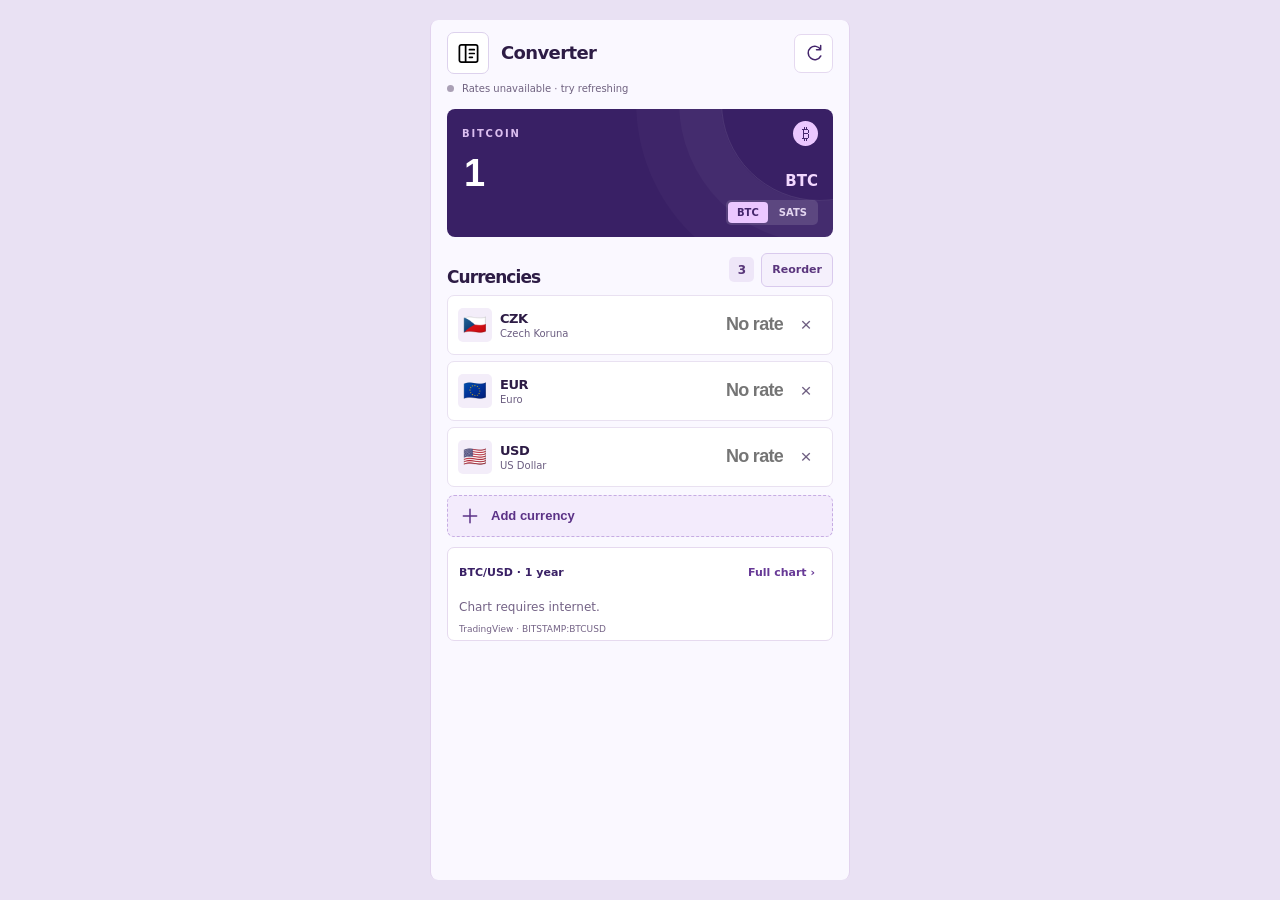
<file: index.html>
<!doctype html>
<html lang="cs">
<head>
  <meta charset="utf-8">
  <meta name="viewport" content="width=device-width, initial-scale=1, viewport-fit=cover">
  <meta name="theme-color" content="#392065">
  <meta name="apple-mobile-web-app-capable" content="yes">
  <meta name="apple-mobile-web-app-status-bar-style" content="default">
  <meta name="apple-mobile-web-app-title" content="VexlCalc">
  <meta name="description" content="Nezávislá kalkulačka pro osobní směnu BTC a cestovní převod měn.">
  <link rel="manifest" href="./manifest.json">
  <link rel="icon" href="./icon.svg" type="image/svg+xml">
  <link rel="apple-touch-icon" href="./icon-192.png">
  <link rel="stylesheet" href="./style.css">
  <title>VexlCalc · BTC peníze a měny</title>
</head>
<body>
  <svg class="icon-sprite" xmlns="http://www.w3.org/2000/svg" aria-hidden="true" focusable="false">
    <symbol id="icon-menu" viewBox="0 0 24 24"><rect x="2.5" y="3" width="19" height="18" rx="2"/><path d="M9 3v18m4-13h5m-5 4h5m-5 4h3"/></symbol>
    <symbol id="icon-refresh" viewBox="0 0 24 24"><path d="M20 8a8 8 0 1 0 .2 7.5M20 3v5h-5"/></symbol>
    <symbol id="icon-convert" viewBox="0 0 24 24"><rect x="5" y="2" width="14" height="20" rx="2"/><path d="M8 7h8M8 12h2m4 0h2m-8 5h2m4 0h2"/></symbol>
    <symbol id="icon-trade" viewBox="0 0 24 24"><circle cx="12" cy="12" r="3"/><path d="M2 12h6m-3-3-3 3 3 3m17-3h-6m3-3 3 3-3 3"/></symbol>
    <symbol id="icon-travel" viewBox="0 0 24 24"><rect x="2" y="4" width="16" height="12" rx="2"/><circle cx="10" cy="10" r="2"/><path d="M6 20h14a2 2 0 0 0 2-2V9m-3-2 3 2-3 2"/></symbol>
    <symbol id="icon-chart" viewBox="0 0 24 24"><path d="M3 3v18h18M6 16l4-5 3 2 6-7m-4 0h4v4"/></symbol>
    <symbol id="icon-settings" viewBox="0 0 24 24"><path d="M3 6h6m4 0h8M3 12h11m4 0h3M3 18h4m4 0h10"/><circle cx="11" cy="6" r="2"/><circle cx="16" cy="12" r="2"/><circle cx="9" cy="18" r="2"/></symbol>
    <symbol id="icon-install" viewBox="0 0 24 24"><rect x="5" y="2" width="14" height="20" rx="2"/><path d="M12 6v9m-3-3 3 3 3-3m-5 4h4"/></symbol>
    <symbol id="icon-code" viewBox="0 0 24 24"><path d="m8 6-6 6 6 6m8-12 6 6-6 6m-3-14-2 16"/></symbol>
    <symbol id="icon-heart" viewBox="0 0 24 24"><path d="M12 21 3.7 12.7A5 5 0 0 1 11 5.8L12 7l1-1.2a5 5 0 0 1 7.3 6.9z"/></symbol>
    <symbol id="icon-chevron" viewBox="0 0 24 24"><path d="m9 5 7 7-7 7"/></symbol>
    <symbol id="icon-swap" viewBox="0 0 24 24"><path d="M3 7h17m-4-4 4 4-4 4M21 17H4m4-4-4 4 4 4"/></symbol>
    <symbol id="icon-plus" viewBox="0 0 24 24"><path d="M12 4v16M4 12h16"/></symbol>
  </svg>
  <div class="app-shell">
    <main class="app" id="app">
      <header class="app-header">
        <button id="menu-toggle" class="menu-toggle" type="button" aria-label="Otevřít nabídku" aria-controls="app-menu" aria-haspopup="dialog" data-i18n-aria-label="openMenu"><svg class="icon" aria-hidden="true"><use href="#icon-menu"/></svg></button>
        <h1 id="screen-title">Převodník</h1>
        <button id="refresh" class="icon-button refresh-button" type="button" title="Aktualizovat kurzy" aria-label="Aktualizovat kurzy">
          <svg class="icon" aria-hidden="true"><use href="#icon-refresh"/></svg>
        </button>
      </header>

      <div class="status-line" id="rates-status" role="status" aria-live="polite"><span class="status-dot" id="status-dot"></span><span id="status-text" data-i18n="loading">Načítám kurzy…</span></div>

      <div id="convert-pane" class="screen-pane" role="region" aria-labelledby="screen-title">
      <section class="bitcoin-card" aria-labelledby="bitcoin-label">
        <div class="card-top"><span class="card-kicker" id="bitcoin-label">BITCOIN</span><span class="bitcoin-emblem" aria-hidden="true">₿</span></div>
        <div class="bitcoin-input-wrap"><input id="btc-input" class="bitcoin-input" type="text" inputmode="decimal" autocomplete="off" spellcheck="false" value="1" aria-label="Částka v bitcoinu nebo satoshi" data-i18n-aria-label="bitcoinInput"><span id="btc-unit" class="input-unit">BTC</span></div>
        <div class="card-bottom"><div class="unit-switch" role="group" aria-label="Jednotka bitcoinu" data-i18n-aria-label="bitcoinUnit"><button type="button" id="unit-btc" class="selected" aria-pressed="true">BTC</button><button type="button" id="unit-sats" aria-pressed="false">SATS</button></div></div>
      </section>

      <section class="currencies" aria-labelledby="currencies-heading">
        <div class="section-heading"><h2 id="currencies-heading" data-i18n="myCurrencies">Měny</h2><div class="currency-actions"><span id="currency-count" class="count-badge">0</span><button type="button" id="sort-currencies" class="sort-toggle" aria-pressed="false">Seřadit</button></div></div>
        <p id="sort-hint" class="sort-hint" data-i18n="sortHint" hidden>Pořadí změníte šipkami. Ukládá se automaticky.</p>
        <div id="currency-list" class="currency-list"></div>
        <button type="button" id="add-currency" class="add-button"><svg class="icon" aria-hidden="true"><use href="#icon-plus"/></svg><span data-i18n="addCurrency">Přidat měnu</span></button>
      </section>

      <section class="chart-preview" id="chart-preview" aria-label="Graf bitcoinu" data-i18n-aria-label="chartTitle">
        <div class="chart-preview-top"><span id="chart-period">BTC/USD · 1 rok</span><button id="open-chart" type="button" data-i18n="openChart">Celý graf ›</button></div>
        <div id="mini-chart" class="chart-embed tradingview-widget-container"><div class="tradingview-widget-container__widget"></div></div>
        <p id="mini-chart-fallback" class="chart-fallback" data-i18n="chartOffline" hidden>Graf je dostupný online.</p>
        <a class="chart-credit" href="https://www.tradingview.com/symbols/BTCUSD/?exchange=BITSTAMP" target="_blank" rel="noopener nofollow noreferrer">TradingView · BITSTAMP:BTCUSD</a>
      </section>

      </div>

      <div id="travel-pane" class="screen-pane" role="region" aria-labelledby="screen-title" hidden>
      <section class="travel-card" aria-labelledby="travel-heading">
        <h2 id="travel-heading" class="sr-only" data-i18n="travelHeading">Měna za měnu</h2>
        <label class="field-label" for="travel-amount" data-i18n="travelAmount">Kolik převést</label>
        <input id="travel-amount" class="field-input" type="text" inputmode="decimal" autocomplete="off" value="100">
        <div class="travel-pair"><label class="field-label" for="travel-from"><span data-i18n="fromCurrency">Z měny</span><select id="travel-from" class="field-select"></select></label><button type="button" id="travel-swap" class="swap-button" aria-label="Prohodit měny" data-i18n-aria-label="swapCurrencies"><svg class="icon" aria-hidden="true"><use href="#icon-swap"/></svg></button><label class="field-label" for="travel-to"><span data-i18n="toCurrency">Do měny</span><select id="travel-to" class="field-select"></select></label></div>
        <div class="travel-result" role="status" aria-live="polite"><span data-i18n="travelReference">Podle kurzu z internetu dostanu</span><strong id="travel-value">—</strong><small id="travel-rate"></small></div>
        <div class="travel-offer">
          <label class="field-label" for="travel-offer-basis"><span data-i18n="exchangeRate">Kurz směnárny</span><select id="travel-offer-basis" class="field-select"><option value="from"></option><option value="to"></option></select></label>
          <div class="travel-offer-fields"><label class="field-label" for="travel-offer-rate"><span id="travel-offer-rate-label" data-i18n="exchangeRateValue">Nabízený kurz</span><input id="travel-offer-rate" class="field-input" type="text" inputmode="decimal" autocomplete="off" placeholder="0"></label><label class="field-label" for="travel-fee"><span id="travel-fee-label" data-i18n="exchangeFee">Poplatek</span><input id="travel-fee" class="field-input" type="text" inputmode="decimal" autocomplete="off" placeholder="0"></label></div>
          <div id="travel-comparison" class="travel-comparison" role="status" aria-live="polite" hidden><span data-i18n="exchangeReceived">Ve směnárně dostanu</span><strong id="travel-offer-value"></strong><div class="travel-difference"><b id="travel-difference"></b><small id="travel-percent"></small></div><small id="travel-source-equivalent"></small></div>
          <p id="travel-offer-error" class="travel-offer-error" role="status" aria-live="polite" hidden></p>
        </div>
      </section>
      </div>

      <div id="trade-pane" class="screen-pane" role="region" aria-labelledby="screen-title" hidden>
        <div class="trade-side" role="group" aria-label="Směr obchodu" data-i18n-aria-label="tradeSideLabel"><button type="button" id="dealer-sell" class="selected" aria-pressed="true" data-i18n="dealerSell">Prodávám BTC</button><button type="button" id="dealer-buy" aria-pressed="false" data-i18n="dealerBuy">Nakupuji BTC</button></div>
        <div class="trade-settings">
          <label class="field-label" for="dealer-currency"><span data-i18n="tradeCurrency">Měna obchodu</span><select id="dealer-currency" class="field-select"></select></label>
          <div class="market-tools" id="market-tools"><label class="field-label" for="market-source"><span data-i18n="marketSource">Referenční cena</span><select id="market-source" class="field-select"><option value="live" data-i18n="marketAutomatic">Automatický kurz</option><option value="manual" data-i18n="marketManual">Zadám vlastní cenu</option></select></label><label class="field-label" id="manual-market-wrap" for="manual-market" hidden><span data-i18n="manualMarketLabel">Cena 1 BTC ve zvolené měně</span><input id="manual-market" class="field-input" type="text" inputmode="decimal" autocomplete="off"></label></div>
          <p id="market-source-hint" class="helper-text"></p>
          <div class="margin-control"><label class="margin-label" for="margin-percent" data-i18n="marginLabel">Úprava referenční ceny</label><div class="percent-wrap"><input id="margin-percent" type="text" inputmode="decimal" autocomplete="off" value="2" aria-describedby="margin-preview"><b>%</b></div><p id="margin-preview" class="margin-preview" aria-live="polite"></p></div>
          <div class="amount-tools"><label class="field-label" for="dealer-amount-kind"><span data-i18n="iEnter">Zadávám</span><select id="dealer-amount-kind" class="field-select"><option value="fiat" data-i18n="fiatAmount">Částku v měně</option><option value="bitcoin" data-i18n="bitcoinAmount">Množství BTC</option></select></label><label class="field-label" for="dealer-unit"><span data-i18n="bitcoinUnit">Jednotka bitcoinu</span><select id="dealer-unit" class="field-select"><option value="BTC">BTC</option><option value="SATS">SATS</option></select></label></div>
          <label class="field-label" for="dealer-amount" data-i18n="tradeAmount">Částka pro nabídku</label><input id="dealer-amount" class="field-input trade-amount" type="text" inputmode="decimal" autocomplete="off" value="10000">
        </div>
        <section class="offer-card" aria-labelledby="offer-heading" aria-live="polite"><h2 id="offer-heading" class="sr-only" data-i18n="offerHeading">Výsledek směny</h2><div class="offer-primary"><span id="offer-fiat-label"></span><strong id="offer-fiat">—</strong></div><div class="offer-primary"><span id="offer-btc-label"></span><strong id="offer-btc">—</strong></div><div class="offer-detail"><span id="offer-market-label">Tržní cena 1 BTC</span><span id="offer-market">—</span></div><div class="offer-detail"><span data-i18n="yourPrice">Vaše cena 1 BTC</span><span id="offer-price">—</span></div><div class="offer-detail"><span id="offer-difference-label">Rozdíl proti trhu</span><span id="offer-difference">—</span></div><div class="trade-actions"><button id="trade-share" type="button" data-i18n="shareTradeAction" disabled hidden>Sdílet nabídku</button><button id="trade-copy" type="button" data-i18n="copyTradeAction" disabled>Kopírovat</button></div></section>
        <p id="trade-share-status" class="trade-share-status" role="status" aria-live="polite"></p>
        <p id="trade-validation" class="trade-validation" role="status" aria-live="polite"></p>
        <p class="helper-text trade-note" data-i18n="tradeNotice">Poplatky nejsou zahrnuty; BTC se zaokrouhluje na celé satoshi.</p>
      </div>

      <div id="chart-pane" class="screen-pane chart-pane" role="region" aria-labelledby="screen-title" hidden>
        <div id="large-chart" class="large-chart tradingview-widget-container"><div class="tradingview-widget-container__widget"></div></div>
        <p id="large-chart-fallback" class="chart-fallback" data-i18n="chartOffline" hidden>Graf vyžaduje internet.</p>
        <a class="chart-credit" href="https://www.tradingview.com/symbols/BTCUSD/?exchange=BITSTAMP" target="_blank" rel="noopener nofollow noreferrer" data-i18n="chartOnTradingView">Otevřít na TradingView ↗</a>
      </div>

      <div id="settings-pane" class="screen-pane" role="region" aria-labelledby="screen-title" hidden>
        <section class="settings-card" aria-label="Zobrazení částek" data-i18n-aria-label="fiatSettings">
          <label class="field-label" for="fiat-precision"><span data-i18n="fiatPrecisionLabel">Desetinná místa v Převodníku</span><select id="fiat-precision" class="field-select"><option value="auto" data-i18n="fiatPrecisionAuto">Automaticky (doporučeno)</option><option value="0" data-i18n="fiatPrecisionZero">Celé částky</option><option value="2" data-i18n="fiatPrecisionTwo">Nejvýše 2 desetinná místa</option><option value="4" data-i18n="fiatPrecisionFour">Nejvýše 4 desetinná místa</option></select></label>
          <p class="settings-hint" data-i18n="fiatPrecisionHint">Automaticky: CZK od 100 zaokrouhlit, jiné měny podle jejich jednotek. Velmi malé částky zůstanou viditelné. Čárka odděluje desetiny, mezera tisíce. Výpočet se nemění.</p>
        </section>
        <section class="settings-card sources-card" aria-label="Zdroje kurzů" data-i18n-aria-label="rateSourcesTitle">
          <fieldset id="rate-source-controls" class="source-controls"><legend data-i18n="rateSourcesTitle">Zdroje kurzů</legend></fieldset>
          <p class="settings-hint" data-i18n="rateSourcesHint">Vyberte alespoň jeden zdroj. Kurz odlišný o více než 5 % se při výpočtu vynechá.</p>
          <p id="source-last" class="source-last"></p>
          <p id="rate-warnings" class="rate-warnings" role="status" aria-live="polite" hidden></p>
          <p id="source-selection-status" class="settings-hint" role="status" aria-live="polite"></p>
          <button id="settings-refresh" type="button" class="sources-refresh" data-i18n="refresh">Aktualizovat kurzy</button>
        </section>
        <section class="settings-card" aria-label="Nastavení grafu" data-i18n-aria-label="chartSettings">
          <label class="preview-setting" for="show-chart-preview"><span data-i18n="showChartPreview">Zobrazit malý graf v Převodníku</span><span class="switch-control"><input id="show-chart-preview" type="checkbox" role="switch" checked><span class="switch-track" aria-hidden="true"></span><span id="chart-preview-state">Zapnuto</span></span></label>
          <label class="field-label" for="chart-range"><span data-i18n="chartRangeLabel">Období grafu</span><select id="chart-range" class="field-select"><option value="1M" data-i18n="chartMonth">1 měsíc</option><option value="3M" data-i18n="chartQuarter">3 měsíce</option><option value="12M" data-i18n="chartYear">1 rok</option><option value="60M" data-i18n="chartFiveYears">5 let</option><option value="MAX" data-i18n="chartMax">MAX</option></select></label>
        </section>
      </div>
    </main>
    <dialog id="app-menu" class="app-menu" aria-labelledby="menu-title">
      <div class="menu-header"><span class="menu-monogram" aria-hidden="true">₿</span><h2 id="menu-title">VexlCalc</h2><button id="menu-close" class="menu-close" type="button" aria-label="Zavřít nabídku" data-i18n-aria-label="closeMenu">×</button></div>
      <nav class="drawer-nav" aria-label="Obrazovky aplikace" data-i18n-aria-label="modeLabel">
        <button type="button" id="tab-convert" data-mode="convert" aria-controls="convert-pane" aria-current="page"><span class="nav-icon" aria-hidden="true"><svg class="icon"><use href="#icon-convert"/></svg></span><span data-i18n="converterTab">Převodník</span><svg class="icon nav-arrow" aria-hidden="true"><use href="#icon-chevron"/></svg></button>
        <button type="button" id="tab-trade" data-mode="trade" aria-controls="trade-pane"><span class="nav-icon" aria-hidden="true"><svg class="icon"><use href="#icon-trade"/></svg></span><span data-i18n="tradeTab">Osobní směna</span><svg class="icon nav-arrow" aria-hidden="true"><use href="#icon-chevron"/></svg></button>
        <button type="button" id="tab-travel" data-mode="travel" aria-controls="travel-pane"><span class="nav-icon" aria-hidden="true"><svg class="icon"><use href="#icon-travel"/></svg></span><span data-i18n="travelHeading">Měna za měnu</span><svg class="icon nav-arrow" aria-hidden="true"><use href="#icon-chevron"/></svg></button>
        <button type="button" id="tab-chart" data-mode="chart" aria-controls="chart-pane"><span class="nav-icon" aria-hidden="true"><svg class="icon"><use href="#icon-chart"/></svg></span><span data-i18n="chartTab">Graf BTC</span><svg class="icon nav-arrow" aria-hidden="true"><use href="#icon-chevron"/></svg></button>
        <button type="button" id="tab-settings" data-mode="settings" aria-controls="settings-pane"><span class="nav-icon" aria-hidden="true"><svg class="icon"><use href="#icon-settings"/></svg></span><span data-i18n="settingsTab">Nastavení</span><svg class="icon nav-arrow" aria-hidden="true"><use href="#icon-chevron"/></svg></button>
      </nav>
      <div class="menu-footer">
        <button type="button" id="install-button" class="menu-action"><span class="menu-action-icon" aria-hidden="true"><svg class="icon"><use href="#icon-install"/></svg></span><span data-i18n="installButton">Nainstalovat aplikaci</span></button>
        <a class="menu-action" href="https://github.com/agp-l/VexlCalc/raw/refs/heads/main/downloads/VexlCalc-android.apk" aria-label="Stáhnout APK pro Android" data-i18n-aria-label="androidApkDownload"><span class="menu-action-icon" aria-hidden="true"><svg class="icon"><use href="#icon-install"/></svg></span><span data-i18n="androidApkDownload">Stáhnout APK pro Android</span></a>
        <a class="menu-action" href="https://github.com/agp-l/VexlCalc" target="_blank" rel="noopener noreferrer"><span class="menu-action-icon" aria-hidden="true"><svg class="icon"><use href="#icon-code"/></svg></span><span data-i18n="openSource">Zdrojový kód na GitHubu</span></a>
        <button type="button" id="donate-button" class="menu-action"><span class="menu-action-icon" aria-hidden="true"><svg class="icon"><use href="#icon-heart"/></svg></span><span data-i18n="donate">Podpořit projekt</span></button>
        <label for="language-switch" data-i18n="languageLabel">Jazyk aplikace</label><select id="language-switch" class="language-select" aria-label="Jazyk aplikace" data-i18n-aria-label="languageLabel"><option value="auto" data-i18n="automatic">Auto</option><option value="cs">Čeština</option><option value="en">English</option><option value="sk">Slovenčina</option><option value="es">Español</option><option value="pl">Polski</option><option value="de">Deutsch</option><option value="fr">Français</option><option value="pt">Português (Portugal)</option><option value="ru">Русский</option><option value="uk">Українська</option><option value="sv">Svenska</option><option value="nb">Norsk bokmål</option><option value="eo">Esperanto</option></select>
      </div>
    </dialog>
  </div>

  <dialog id="currency-dialog" class="currency-dialog" aria-labelledby="dialog-title"><div class="dialog-header"><div><span class="eyebrow" data-i18n="settings">NASTAVENÍ</span><h2 id="dialog-title" data-i18n="addCurrency">Přidat měnu</h2></div><button type="button" id="close-dialog" class="icon-button" aria-label="Zavřít" data-i18n-aria-label="close">×</button></div><label class="search-label" for="currency-search" data-i18n="searchLabel">Hledat podle názvu nebo kódu</label><input id="currency-search" class="search-input" type="search" autocomplete="off" placeholder="Třeba PLN nebo zlotý" data-i18n-placeholder="searchPlaceholder"><div id="currency-options" class="currency-options"></div></dialog>
  <dialog id="trade-copy-dialog" class="currency-dialog trade-copy-dialog" aria-labelledby="trade-copy-title"><div class="dialog-header"><h2 id="trade-copy-title" data-i18n="copyTradeFallbackTitle">Zkopírovat nabídku</h2><button id="trade-copy-close" class="icon-button" type="button" aria-label="Zavřít" data-i18n-aria-label="close">×</button></div><label class="search-label" for="trade-copy-text" data-i18n="copyTradeFallbackHint">Označený text zkopírujte ručně.</label><textarea id="trade-copy-text" readonly rows="7"></textarea></dialog>
  <dialog id="install-dialog" class="currency-dialog install-dialog" aria-labelledby="install-title"><div class="dialog-header"><div><span class="eyebrow" data-i18n="installEyebrow">APLIKACE V MOBILU</span><h2 id="install-title" data-i18n="installTitle">Přidat na plochu</h2></div><button type="button" id="close-install" class="icon-button" aria-label="Zavřít" data-i18n-aria-label="close">×</button></div><p data-i18n="installIntro">Otevřete si kalkulačku jedním klepnutím přímo z plochy.</p><p id="install-instructions"></p><a class="apk-download" href="https://github.com/agp-l/VexlCalc/raw/refs/heads/main/downloads/VexlCalc-android.apk" data-i18n="androidApkDownload">Stáhnout APK pro Android</a><p class="apk-note" data-i18n="androidApkNote">Testovací sestavení; nová verze může vyžadovat odinstalování té předchozí.</p></dialog>
  <dialog id="donate-dialog" class="currency-dialog donate-dialog" aria-labelledby="donate-title">
    <div class="dialog-header"><h2 id="donate-title" data-i18n="donate">Podpořit projekt</h2><button type="button" id="close-donate" class="icon-button" aria-label="Zavřít" data-i18n-aria-label="close">×</button></div>
    <div class="donate-method"><label for="donate-btc" data-i18n="donateBitcoin">Bitcoinová síť</label><textarea id="donate-btc" readonly rows="2" spellcheck="false">bc1pakxyfgcxujzrss5sgndsevd27h0u9yc2sxchhgdjzrcy5hc0epfsuplfx2</textarea><div class="donate-actions"><button id="copy-btc" type="button" data-i18n="copyAddress">Kopírovat BTC adresu</button><a id="open-btc-wallet" href="bitcoin:bc1pakxyfgcxujzrss5sgndsevd27h0u9yc2sxchhgdjzrcy5hc0epfsuplfx2" data-i18n="openWallet">Otevřít peněženku</a></div><p class="donate-hint" data-i18n="bitcoinHint">Platba po bitcoinové síti (on-chain); Phoenix ji přijme jako vklad.</p></div>
    <div class="donate-method"><label for="donate-lightning" data-i18n="donateLightning">Lightning · nabídka BOLT12</label><textarea id="donate-lightning" readonly rows="3" spellcheck="false">[base64]</textarea><div class="donate-actions"><button id="copy-lightning" type="button" data-i18n="copyOffer">Kopírovat nabídku</button><a id="open-uri-wallet" href="bitcoin:?lno=[base64]" data-i18n="openWallet">Otevřít peněženku</a></div><p class="donate-hint" data-i18n="offerHint">Text lno1… a odkaz pro otevření peněženky jsou tatáž Lightning nabídka. Peněženka musí podporovat BOLT12.</p></div>
    <p id="copy-status" class="copy-status" role="status" aria-live="polite"></p>
  </dialog>
  <script type="module" src="./app.js"></script>
</body>
</html>
</file>
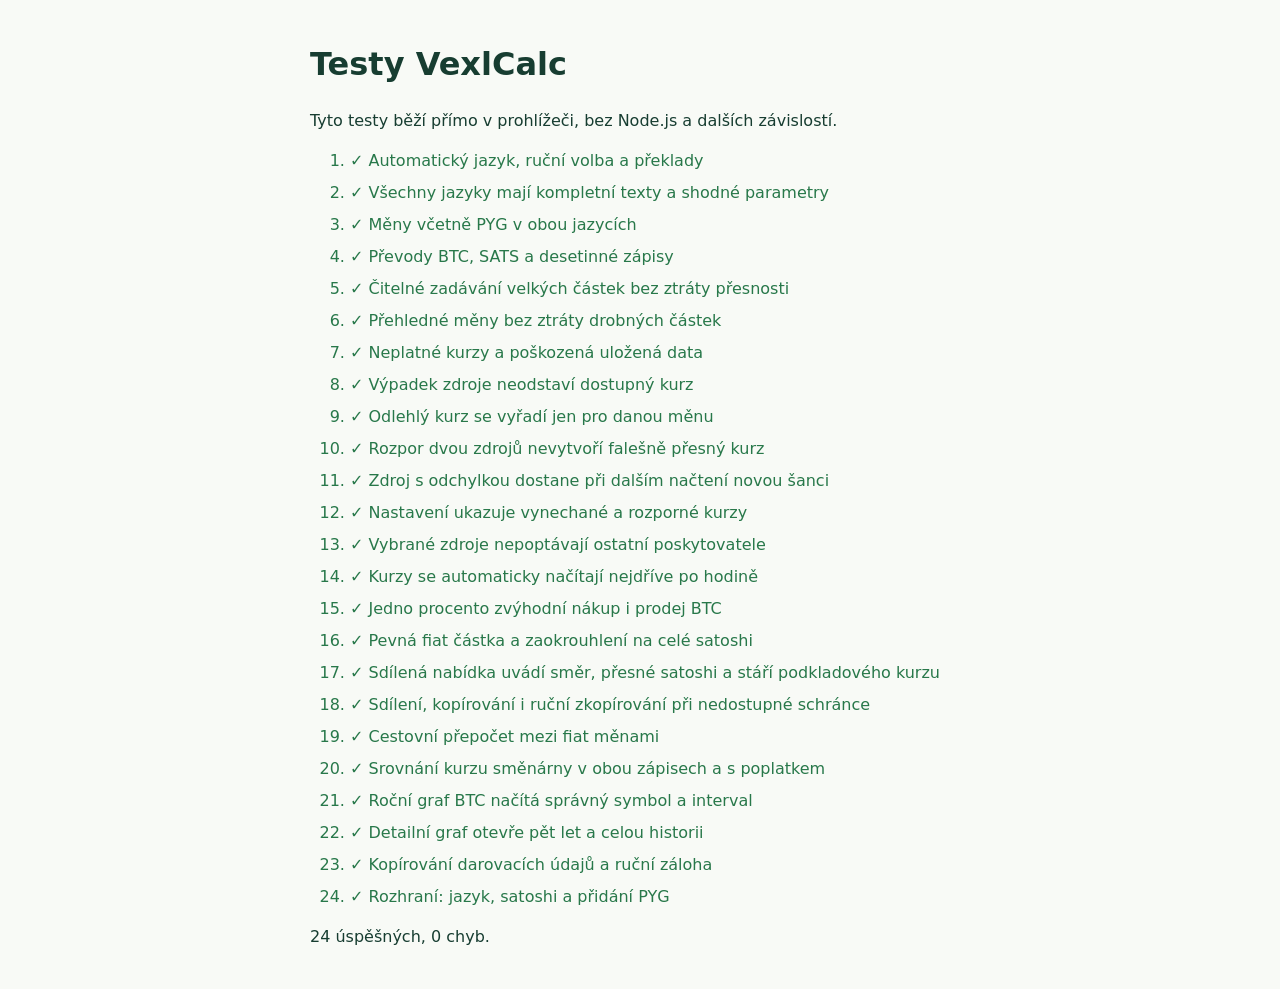
<file: tests/index.html>
<!doctype html>
<html lang="cs">
<head>
  <meta charset="utf-8">
  <meta name="viewport" content="width=device-width, initial-scale=1">
  <title>VexlCalc · testy v prohlížeči</title>
  <style>
    body{max-width:660px;margin:40px auto;padding:0 20px;font:16px/1.5 system-ui,sans-serif;color:#173d31;background:#f8faf6}
    li{margin:8px 0} .pass{color:#28784a} .fail{color:#a32929} iframe{position:absolute;left:-10000px;width:390px;height:800px}
  </style>
</head>
<body>
  <h1>Testy VexlCalc</h1>
  <p>Tyto testy běží přímo v prohlížeči, bez Node.js a dalších závislostí.</p>
  <ol id="results" aria-live="polite"></ol>
  <p id="summary"></p>
  <script type="module" src="./browser-tests.js"></script>
</body>
</html>
</file>
<file: style.css>
:root {
  font-family:Inter,"Segoe UI",system-ui,-apple-system,sans-serif;
  color:#2d1c45;
  background:#e9e1f3;
  font-synthesis:none
}

* {
  box-sizing:border-box
}

body {
  margin:0;
  min-width:300px
}

html.chart-page,html.chart-page body {
  height:100%;
  overflow:hidden;
  overscroll-behavior:none
}

html.chart-page .app-shell {
  height:100dvh;
  overflow:hidden
}

.icon-sprite { position:absolute;width:0;height:0;overflow:hidden }
.icon { width:20px;height:20px;fill:none;stroke:currentColor;stroke-width:1.8;stroke-linecap:round;stroke-linejoin:round }

.app-shell {
  min-height:100dvh;
  display:flex;
  justify-content:center;
  align-items:flex-start;
  background:#e9e1f3
}

.app {
  width:min(100%,420px);
  min-height:100dvh;
  padding:calc(12px + env(safe-area-inset-top)) 16px calc(14px + env(safe-area-inset-bottom));
  background:#faf8ff;
  border-inline:1px solid #e2d3ee
}

.app.chart-mode {
  height:100dvh;
  display:flex;
  flex-direction:column;
  overflow:hidden
}

.app-header {
  display:flex;
  align-items:center;
  gap:12px;
  min-height:42px
}

.app-header h1 { flex:1;min-width:0;margin:0;font-size:18px;font-weight:750;line-height:1.2;letter-spacing:-.035em }

.menu-toggle {
  width:42px;
  height:42px;
  display:flex;
  flex-direction:column;
  justify-content:center;
  align-items:center;
  flex:none;
  border:1px solid #ddd2ed;
  border-radius:7px;
  background:#fff;
  cursor:pointer
}
.menu-toggle .icon { width:23px;height:23px }

.sr-only {
  position:absolute;
  width:1px;
  height:1px;
  overflow:hidden;
  clip:rect(0,0,0,0);
  white-space:nowrap
}

.language-select {
  flex:none;
  width:100%;
  padding:9px 8px;
  border:1px solid #e5d9f0;
  border-radius:6px;
  background:#fff;
  color:#44266c;
  font-family:inherit;
  font-size:13px;
  font-weight:700;
  text-align:center;
  cursor:pointer
}

.icon-button {
  width:39px;
  height:39px;
  display:grid;
  place-items:center;
  flex:none;
  border:1px solid #e5d9f0;
  border-radius:7px;
  background:#fff;
  color:#44266c;
  cursor:pointer;
  font-size:26px
}

.icon-button svg {
  width:20px;
  height:20px
}

.icon-button:hover,.add-button:hover {
  background:#f0e8f9
}

.icon-button:focus-visible,button:focus-visible,input:focus-visible,select:focus-visible {
  outline:3px solid #bc8fe7;
  outline-offset:2px
}

.refresh-button.loading svg {
  animation:spin .8s linear infinite
}

@keyframes spin {
  to {
  transform:rotate(360deg)
}


}

.status-line {
  display:flex;
  align-items:center;
  gap:8px;
  min-height:18px;
  margin:5px 0 12px;
  font-size:10px;
  color:#706280
}

.status-line #status-text {
  flex:1;
  min-width:0
}

.status-dot {
  width:7px;
  height:7px;
  border-radius:50%;
  background:#aaa0b5
}

.status-dot.live {
  background:#8855b7;
  box-shadow:0 0 0 3px #eee3f8
}

.status-dot.stale {
  background:#cc9c4c;
  box-shadow:0 0 0 3px #f7ecda
}

[hidden] { display:none!important }
.app-menu {
  position:fixed;
  inset:0 auto 0 0;
  width:min(85vw,320px);
  max-width:none;
  height:100dvh;
  max-height:none;
  margin:0;
  padding:calc(15px + env(safe-area-inset-top)) 13px calc(15px + env(safe-area-inset-bottom));
  border:0;
  border-radius:0 7px 7px 0;
  background:#f8f5ff;
  color:#291d41;
  overflow-y:auto;
  box-shadow:8px 0 28px #1e113c33
}
.app-menu[open] { display:flex;flex-direction:column }
.app-menu::backdrop { background:#130c23a6 }
.menu-header { display:flex;align-items:center;gap:10px;padding:2px 0 20px }
.menu-header h2 { margin:0;font-size:18px;letter-spacing:-.035em }
.menu-monogram { display:grid;place-items:center;width:38px;height:38px;border-radius:7px;background:#392065;color:#efbfff;font-size:22px }
.menu-close { margin-left:auto;width:38px;height:38px;border:0;border-radius:6px;background:#ede6f6;color:#392065;font-size:25px;cursor:pointer }
.drawer-nav { display:grid;gap:4px;flex:none }
.drawer-nav button {
  display:flex;
  align-items:center;
  gap:12px;
  width:100%;
  min-height:48px;
  padding:6px 9px;
  border:0;
  border-radius:6px;
  background:transparent;
  color:#534969;
  font-family:inherit;
  font-size:14px;
  font-weight:700;
  text-align:left;
  cursor:pointer
}
.drawer-nav button[aria-current="page"] { background:#e9def8;color:#392065 }
.nav-icon { display:grid;place-items:center;flex:none;width:34px;height:34px;border-radius:6px;background:#fff;color:#674095 }
.nav-icon .icon { width:21px;height:21px }
.nav-arrow { width:15px;height:15px;margin-left:auto;color:#8f79a7 }
.drawer-nav button[aria-current="page"] .nav-icon { background:#392065;color:#fff }
.menu-footer { display:grid;gap:6px;flex:none;margin-top:auto;padding:15px 4px 0;border-top:1px solid #e8dff3;color:#6a607c;font-size:12px;font-weight:700 }
.menu-footer .language-select { text-align:left }
.menu-footer label { margin-top:8px }
.menu-action {
  display:flex;align-items:center;gap:10px;width:100%;min-height:42px;padding:8px;
  border:0;border-radius:6px;background:transparent;color:#392065;
  font-family:inherit;font-size:13px;font-weight:700;text-align:left;text-decoration:none;cursor:pointer
}
.menu-action:hover,.menu-action:focus-visible { background:#e9def8 }
.menu-action-icon { display:grid;place-items:center;flex:none;width:32px;height:32px;border-radius:5px;background:#eee6f8;color:#674095 }

.bitcoin-card {
  position:relative;
  overflow:hidden;
  padding:12px 15px;
  border-radius:8px;
  background:#392065;
  color:#fcfaff
}

.bitcoin-card:before {
  content:"";
  position:absolute;
  width:195px;
  height:195px;
  border-radius:50%;
  right:-85px;
  top:-105px;
  border:1px solid #ffffff19;
  box-shadow:0 0 0 42px #ffffff08,0 0 0 85px #ffffff06;
  pointer-events:none
}

.card-top,.card-bottom {
  position:relative;
  display:flex;
  justify-content:space-between;
  align-items:center
}

.card-kicker {
  font-size:10px;
  letter-spacing:.18em;
  font-weight:800;
  color:#dbbeef
}

.bitcoin-emblem {
  width:25px;
  height:25px;
  display:grid;
  place-items:center;
  border-radius:50%;
  background:#ebc7ff;
  color:#44266c;
  font-size:16px;
  font-weight:800
}

.bitcoin-input-wrap {
  position:relative;
  display:flex;
  align-items:baseline;
  gap:8px;
  margin:5px 0 3px
}

.bitcoin-input {
  width:100%;
  min-width:0;
  border:0;
  outline:0;
  background:transparent;
  color:#fff;
  font-size:clamp(30px,8vw,38px);
  line-height:1.15;
  font-weight:700;
  letter-spacing:-.055em;
  font-variant-numeric:tabular-nums
}

.bitcoin-input::selection {
  background:#d4a3f3;
  color:#392065
}

.input-unit {
  font-size:15px;
  font-weight:800;
  color:#f2d8ff
}

.card-bottom {
  display:flex;
  justify-content:flex-end
}

.chart-preview {
  padding:8px 11px 6px;
  margin-top:10px;
  border:1px solid #e6daef;
  border-radius:7px;
  background:#fff
}
.chart-preview-top {
  display:flex;align-items:center;justify-content:space-between;gap:8px
}
.chart-preview-top span { color:#392065;font-size:11px;font-weight:800 }
.chart-preview-top button {
  min-height:34px;padding:4px 6px;border:0;background:transparent;color:#673996;font-family:inherit;
  font-size:11px;font-weight:750;cursor:pointer
}
.chart-embed { width:100%;height:94px;overflow:hidden }
.chart-embed .tradingview-widget-container__widget,.large-chart .tradingview-widget-container__widget {
  width:100%;height:100%
}
.chart-credit { display:block;margin-top:2px;color:#746386;font-size:9px;text-decoration:none }
.chart-fallback { margin:10px 0;color:#746386;font-size:12px }
.chart-pane { flex:1;min-height:0;display:flex;flex-direction:column;padding-top:10px }
.large-chart { flex:1;min-height:300px;width:100%;overflow:hidden;border:1px solid #e6daef;border-radius:7px }
.app.chart-mode .large-chart { min-height:0 }
.chart-pane>.chart-credit { margin-top:8px;font-size:11px }
.settings-card { display:grid;gap:20px;margin-top:10px;padding:16px;border:1px solid #e6daef;border-radius:7px;background:#fff }
.settings-hint { margin:-8px 0 0;color:#706280;font-size:12px;line-height:1.5 }
.preview-setting { display:grid;gap:12px;color:#392065;font-size:14px;font-weight:700;cursor:pointer }
.switch-control { display:flex;align-items:center;gap:12px;font-size:12px;color:#5b3286 }
.switch-control input { position:absolute;width:1px;height:1px;opacity:0 }
.switch-track { position:relative;display:block;width:50px;height:28px;border-radius:15px;background:#c7bbd5;transition:background .18s ease }
.switch-track::after { content:"";position:absolute;top:3px;left:3px;width:22px;height:22px;border-radius:50%;background:#fff;box-shadow:0 1px 4px #24123e33;transition:transform .18s ease }
.switch-control input:checked+.switch-track { background:#6b39a1 }
.switch-control input:checked+.switch-track::after { transform:translateX(22px) }
.switch-control input:focus-visible+.switch-track { outline:3px solid #bc8fe7;outline-offset:3px }
.settings-card .field-select { margin-top:5px }
.sources-card { gap:12px }
.source-controls { display:grid;gap:2px;margin:0;padding:0;border:0;min-width:0 }
.source-controls legend { margin-bottom:8px;padding:0;color:#392065;font-size:14px;font-weight:700 }
.source-option { display:flex;align-items:center;justify-content:space-between;gap:12px;min-height:51px;padding:8px 0;border-top:1px solid #eee7f3;cursor:pointer }
.source-description { display:grid;gap:2px;min-width:0 }
.source-description strong { color:#392065;font-size:13px }
.source-description small { color:#746386;font-size:11px;overflow:hidden;text-overflow:ellipsis }
.source-option input { flex:none;width:20px;height:20px;margin:0;accent-color:#6b39a1;cursor:pointer }
.source-option input:disabled { cursor:default }
.sources-card .settings-hint { margin:0 }
.source-last { margin:0;color:#392065;font-size:12px;line-height:1.4;overflow-wrap:anywhere }
.rate-warnings { margin:0;padding:9px 10px;border-left:3px solid #9b6b23;border-radius:3px;background:#faf1df;color:#684811;font-size:12px;line-height:1.4;overflow-wrap:anywhere }
.rate-warnings[hidden] { display:none }
.sources-refresh { justify-self:start;min-height:38px;padding:7px 14px;border:1px solid #bda4d8;border-radius:5px;background:#f7f0fc;color:#503079;font-family:inherit;font-size:12px;font-weight:700;cursor:pointer }
.sources-refresh:disabled { opacity:.6;cursor:default }
.sources-refresh:focus-visible { outline:3px solid #bc8fe7;outline-offset:2px }

.unit-switch {
  display:flex;
  gap:2px;
  flex:none;
  padding:2px;
  border-radius:5px;
  background:#ffffff20
}

.unit-switch button {
  border:0;
  border-radius:4px;
  background:transparent;
  color:#e4d6f0;
  padding:5px 9px;
  font-family:inherit;
  font-weight:800;
  font-size:10px;
  cursor:pointer
}

.unit-switch button.selected {
  background:#ebc7ff;
  color:#44266c
}

.currencies {
  margin-top:16px
}

.section-heading {
  display:flex;
  align-items:end;
  justify-content:space-between;
  margin-bottom:8px
}

.section-heading h2,.dialog-header h2 {
  margin:0;
  font-size:17px;
  line-height:1.1;
  letter-spacing:-.055em
}

.currency-actions { display:flex;align-items:center;gap:7px }
.sort-toggle { min-height:34px;padding:6px 10px;border:1px solid #d9caed;border-radius:6px;background:#f5f0fc;color:#5a357d;font-family:inherit;font-size:11px;font-weight:700;cursor:pointer }
.sort-hint { margin:-6px 0 13px;color:#695d79;font-size:11px;line-height:1.4 }
.sort-controls { display:none;gap:5px;margin-left:auto }
.currency-row.sorting .currency-value,.currency-row.sorting .remove-button { display:none }
.currency-row.sorting .sort-controls { display:flex }
.sort-controls button { width:36px;height:38px;border:1px solid #d9caed;border-radius:6px;background:#f5f0fc;color:#593680;font-size:20px;cursor:pointer }
.sort-controls button:disabled { opacity:.35;cursor:default }

.count-badge {
  display:grid;
  place-items:center;
  min-width:25px;
  height:25px;
  padding:0 6px;
  border-radius:5px;
  background:#eee6f8;
  color:#583679;
  font-size:12px;
  font-weight:800
}

.currency-list {
  display:flex;
  flex-direction:column;
  gap:6px
}

.currency-row {
  display:flex;
  align-items:center;
  gap:8px;
  min-height:60px;
  padding:8px 10px;
  border:1px solid #e9e1f1;
  border-radius:7px;
  background:#fff
}

.currency-icon {
  width:34px;
  height:34px;
  display:grid;
  place-items:center;
  flex:none;
  border-radius:5px;
  background:#f3edf9;
  font-size:19px
}

.currency-info {
  min-width:0;
  width:72px;
  flex:none
}

.currency-code {
  display:block;
  font-size:13px;
  font-weight:800;
  letter-spacing:-.035em
}

.currency-name {
  display:block;
  overflow:hidden;
  text-overflow:ellipsis;
  white-space:nowrap;
  font-size:10px;
  color:#6b5d80;
  margin-top:2px
}

.currency-value {
  min-width:0;
  flex:1
}

.currency-value input {
  display:block;
  width:100%;
  border:0;
  outline:0;
  text-align:right;
  color:#2d1c45;
  background:transparent;
  font-size:18px;
  font-weight:700;
  letter-spacing:-.04em;
  font-variant-numeric:tabular-nums
}

.currency-value input::selection {
  background:#ebc7ff
}
.currency-value input:focus-visible { outline:2px solid #bc8fe7;outline-offset:2px;border-radius:5px }

.remove-button {
  margin-left:-3px;
  min-width:32px;
  min-height:36px;
  padding:4px;
  border:0;
  background:none;
  color:#6e5e81;
  cursor:pointer;
  font-size:19px;
  line-height:1
}

.remove-button:hover {
  color:#ae564c
}

.add-button {
  width:100%;
  min-height:42px;
  display:flex;
  align-items:center;
  gap:11px;
  padding:6px 12px;
  margin-top:8px;
  border:1px dashed #c6ace3;
  border-radius:7px;
  background:#f3ebfc;
  color:#5b3286;
  font-size:13px;
  font-weight:750;
  cursor:pointer;
  text-align:left
}

.add-button .icon { flex:none }

.empty-state {
  padding:16px;
  text-align:center;
  color:#6e5e81;
  background:#fff;
  border:1px solid #e9e1f1;
  border-radius:7px;
  font-size:13px
}

.currency-dialog {
  width:min(calc(100% - 24px),420px);
  max-height:min(88dvh,680px);
  padding:18px;
  border:0;
  border-radius:8px;
  background:#faf8ff;
  color:#2d1c45;
  box-shadow:0 12px 38px #1d103855
}

.currency-dialog::backdrop {
  background:#1f113ca8
}

.install-dialog { max-width:380px }
.install-dialog p { color:#6e5e81;font-size:14px;line-height:1.6;margin:0 0 13px }
.install-dialog p:last-child { color:#392065;font-weight:650;margin-bottom:0 }
.install-dialog .apk-download { display:block;padding:12px 14px;border-radius:6px;background:#392065;color:#fff;font-weight:700;text-align:center;text-decoration:none }
.install-dialog .apk-download:hover,.install-dialog .apk-download:focus-visible { background:#52327d }
.install-dialog .apk-note { margin:10px 0 0;color:#6e5e81;font-size:12px;font-weight:400 }
.donate-dialog { max-width:410px;overflow-y:auto }
.donate-method { display:grid;gap:7px;margin-top:16px }
.donate-method label { font-size:12px;font-weight:750;color:#392065 }
.donate-method textarea {
  width:100%;min-height:56px;padding:9px;border:1px solid #e2d3ee;border-radius:6px;
  background:#fff;color:#392065;font-family:ui-monospace,monospace;font-size:11px;
  overflow-wrap:anywhere;resize:vertical
}
.donate-actions { display:flex;align-items:center;flex-wrap:wrap;gap:8px }
.donate-actions button,.donate-actions a {
  min-height:34px;padding:7px 11px;border:1px solid #d9caed;border-radius:6px;
  background:#f0e8f9;color:#392065;font-family:inherit;font-size:12px;
  font-weight:700;text-decoration:none;cursor:pointer
}
.donate-hint { margin:0;color:#706280;font-size:11px;line-height:1.45 }
.copy-status { min-height:17px;margin:12px 0 0;color:#5b3286;font-size:12px }
.trade-copy-dialog textarea {
  display:block;width:100%;min-height:135px;margin-top:8px;padding:10px;
  border:1px solid #e2d3ee;border-radius:6px;background:#fff;color:#392065;
  font:inherit;font-size:13px;line-height:1.5;resize:vertical
}

.dialog-header {
  display:flex;
  justify-content:space-between;
  align-items:start;
  margin-bottom:14px
}

.search-label {
  display:block;
  margin-bottom:8px;
  color:#6e5e81;
  font-size:12px;
  font-weight:700
}

.search-input {
  width:100%;
  padding:11px 12px;
  border:1px solid #e5d8f0;
  border-radius:6px;
  background:#fff;
  color:#392065;
  font:inherit;
  outline:0
}

.currency-options {
  display:flex;
  flex-direction:column;
  gap:6px;
  overflow-y:auto;
  max-height:55dvh;
  margin-top:10px
}

.option-button {
  display:flex;
  align-items:center;
  gap:12px;
  width:100%;
  padding:7px;
  border:0;
  border-radius:6px;
  background:#fff;
  text-align:left;
  color:#392065;
  cursor:pointer
}

.option-button:hover {
  background:#f1eafa
}

.option-button .currency-icon {
  width:35px;
  height:35px;
  font-size:19px
}

.option-button strong {
  display:block;
  font-size:13px
}

.option-button small {
  display:block;
  color:#695b7c;
  margin-top:2px
}

.option-button .option-plus {
  margin-left:auto;
  color:#874bb7;
  font-size:20px
}

.option-empty {
  padding:20px;
  text-align:center;
  color:#6e5e81;
  font-size:13px
}

.travel-card {
  margin-top:0;
  padding:15px;
  border:1px solid #e6daef;
  border-radius:8px;
  background:linear-gradient(150deg,#fff,#faf6ff)
}


.field-label {
  display:block;
  min-width:0;
  color:#685579;
  font-size:10px;
  font-weight:750
}

.field-label>span { display:block;margin-bottom:5px }
.field-input,.field-select,.percent-wrap input {
  width:100%;
  min-width:0;
  border:1px solid #e2d3ee;
  border-radius:6px;
  background:#fff;
  color:#392065;
  font-family:inherit;
  font-size:14px
}

.field-input { padding:9px 10px;font-weight:700;font-variant-numeric:tabular-nums }
.field-select { padding:9px 7px;white-space:nowrap;text-overflow:ellipsis }

.travel-pair {
  display:grid;
  grid-template-columns:minmax(0,1fr) 36px minmax(0,1fr);
  align-items:end;
  gap:6px;
  margin-top:11px
}

.swap-button {
  display:grid;
  place-items:center;
  height:38px;
  border:1px solid #e2d3ee;
  border-radius:6px;
  background:#f3ebfc;
  color:#5b3286;
  cursor:pointer
}

.travel-result {
  display:grid;
  gap:4px;
  padding:14px;
  margin-top:13px;
  border-radius:7px;
  background:#392065;
  color:#fff
}

.travel-result>span,.travel-comparison>span { font-size:11px;color:#e8d7f2 }
.travel-result strong { font-size:24px;letter-spacing:-.04em;overflow-wrap:anywhere }
.travel-result small { color:#ead7f6;font-size:11px }
.travel-offer { display:grid;gap:9px;margin-top:13px;padding-top:13px;border-top:1px solid #e6daef }
.travel-offer-fields { display:grid;grid-template-columns:minmax(0,1fr) minmax(0,1fr);gap:8px }
.travel-comparison { display:grid;gap:5px;padding:12px;border:1px solid #e2d3ee;border-radius:7px;background:#f4eefb }
.travel-comparison>span { color:#6e5685 }
.travel-comparison strong { font-size:22px;letter-spacing:-.04em;overflow-wrap:anywhere }
.travel-difference { display:flex;align-items:center;justify-content:space-between;flex-wrap:wrap;gap:4px 8px }
.travel-difference b { font-size:14px;color:#a04456 }
.travel-comparison[data-result="gain"] .travel-difference b { color:#23735d }
.travel-comparison[data-result="even"] .travel-difference b { color:#392065 }
.travel-comparison small { color:#6e5685;font-size:11px }
.travel-offer-error { margin:0;color:#a04456;font-size:11px }
.helper-text { margin:7px 0 0;color:#7d6e8d;font-size:10px;line-height:1.45 }

.trade-side {
  display:flex;
  gap:4px;
  padding:3px;
  margin-bottom:10px;
  border-radius:7px;
  background:#eee6f8
}

.trade-side button {
  flex:1;
  min-width:0;
  min-height:38px;
  padding:7px 5px;
  border:0;
  border-radius:5px;
  background:transparent;
  color:#6a4e87;
  font-family:inherit;
  font-size:12px;
  font-weight:750;
  cursor:pointer
}

.trade-side button.selected { background:#392065;color:#f7ecff }
.trade-settings {
  display:grid;
  gap:9px;
  padding:12px;
  border:1px solid #e8daf2;
  border-radius:8px;
  background:#fff
}

.amount-tools,.market-tools { display:grid;grid-template-columns:minmax(0,1fr) minmax(0,1fr);gap:7px }
.market-tools:not(.manual-active) { grid-template-columns:1fr }
.margin-control {
  display:grid;
  grid-template-columns:minmax(0,1fr) 88px;
  align-items:center;
  gap:3px 8px;
  padding:8px 10px;
  border:1px solid #d8c2eb;
  border-radius:6px;
  background:#f5edfc
}
.margin-label { color:#5b3286;font-size:12px;font-weight:750 }
.percent-wrap { display:flex;align-items:center;gap:4px;color:#5b3286 }
.percent-wrap input { min-width:0;padding:7px 8px;font-weight:750;font-variant-numeric:tabular-nums;text-align:right }
.percent-wrap b { font-size:13px }
.margin-preview { grid-column:1/-1;margin:0;color:#694783;font-size:11px;line-height:1.5 }
.margin-preview.unfavorable { color:#a44d36 }
.trade-amount { font-size:19px }

.offer-card {
  padding:14px;
  margin-top:10px;
  border-radius:8px;
  background:#392065;
  color:#fcfaff
}

.offer-primary { display:grid;gap:2px;margin:0 0 9px }
.offer-primary span { color:#d9c3e9;font-size:11px }
.offer-primary strong { font-size:clamp(20px,6vw,25px);letter-spacing:-.04em;overflow-wrap:anywhere }
.offer-detail { display:flex;justify-content:space-between;gap:8px;margin-top:6px;font-size:10px }
.offer-primary + .offer-detail { padding-top:9px;border-top:1px solid #ffffff33 }
.offer-detail span:first-child { color:#d9c3e9 }
.offer-detail span:last-child { text-align:right;font-weight:750 }
.trade-actions { display:flex;gap:8px;margin-top:13px;padding-top:12px;border-top:1px solid #ffffff33 }
.trade-actions button {
  flex:1;min-height:40px;padding:7px 9px;border:1px solid #bc8fe7;border-radius:6px;
  background:#f3e8ff;color:#392065;font:inherit;font-size:12px;font-weight:750;cursor:pointer
}
.trade-actions button:last-child { background:transparent;color:#fff }
.trade-actions button:disabled { opacity:.5;cursor:default }
.trade-share-status { margin:5px 2px 0;color:#5b3286;font-size:11px }
.trade-share-status:empty { display:none }
.trade-validation { min-height:0;margin:6px 2px 0;color:#a44d36;font-size:11px;line-height:1.4 }
.trade-validation:empty { display:none }
.trade-note { margin:4px 2px 0 }

@media(max-width:380px) {
  .app {
  padding-left:12px;
  padding-right:12px
}

.currency-row {
  gap:6px;
  padding:7px
}

.currency-info {
  width:62px
}

.currency-value input {
  font-size:18px
}


}

@media(min-width:421px) {
  .app-menu { left:calc(50vw - 210px) }
}

@media(min-width:600px) {
  .app-shell {
  padding:20px
}

.app {
  min-height:calc(100dvh - 40px);
  border-radius:8px
}

.app.chart-mode { height:calc(100dvh - 40px) }

.app-menu {
  top:20px;
  bottom:20px;
  height:calc(100dvh - 40px);
  border-radius:8px 0 0 8px
}

}

@media(prefers-reduced-motion:reduce) {
  *,*:before,*:after {
  animation-duration:.01ms!important;
  scroll-behavior:auto!important
}


}
</file>
